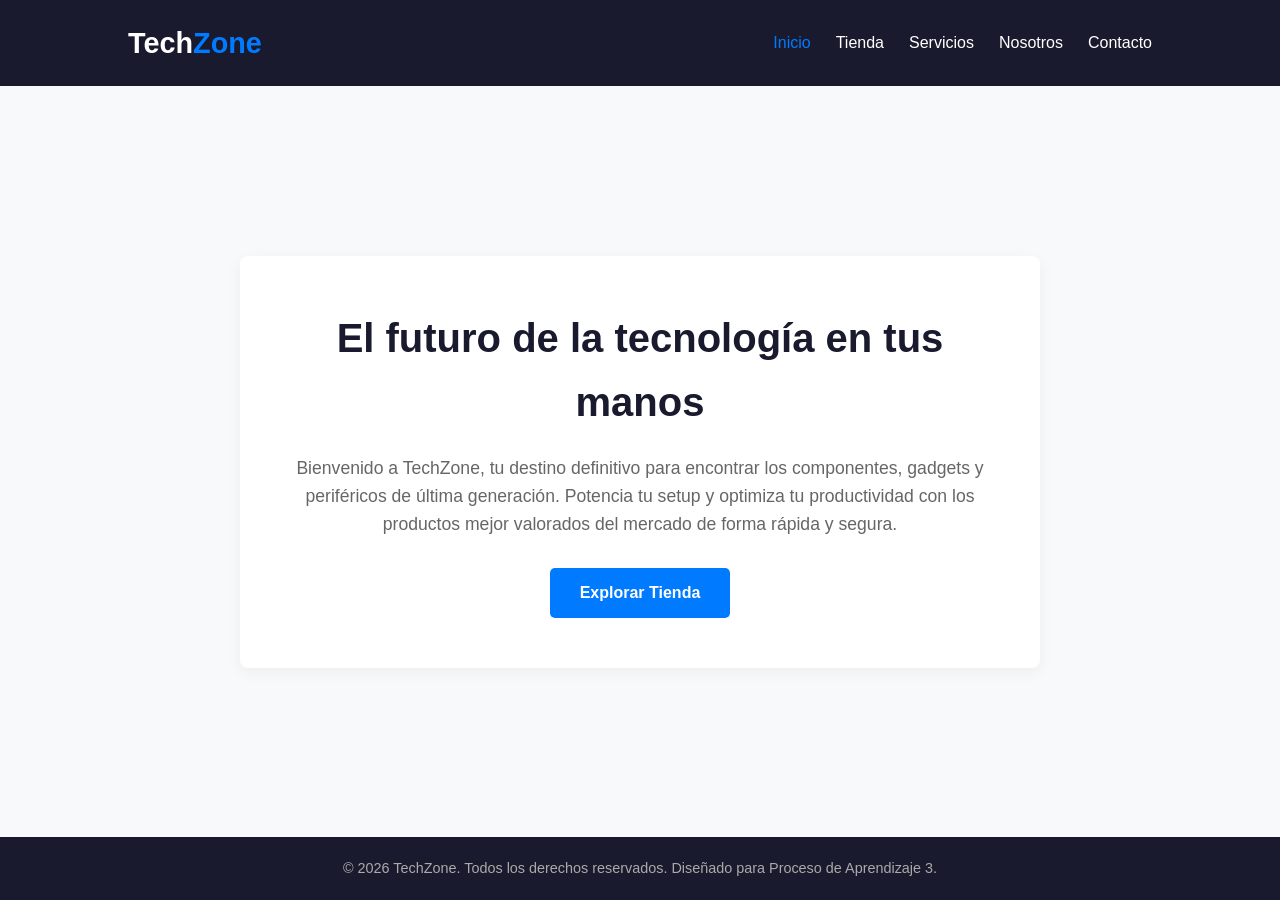
<file: CODIGO.html>
<!DOCTYPE html>
<html lang="es">
<head>
    <meta charset="UTF-8">
    <meta name="viewport" content="width=device-width, initial-scale=1.0">
    <title>TechZone - Tienda Online</title>
    <link rel="stylesheet" href="ESTILOS.css">
</head>
<body>

    <header class="main-header">
        <div class="logo-container" id="site-logo">
            <h1>Tech<span>Zone</span></h1>
        </div>
        
        <nav class="navbar">
            <ul class="nav-links">
                <li><a href="#" class="active">Inicio</a></li>
                <li><a href="#">Tienda</a></li>
                <li><a href="#">Servicios</a></li>
                <li><a href="#">Nosotros</a></li>
                <li><a href="#">Contacto</a></li>
            </ul>
        </nav>
    </header>

    <main class="main-content">
        <section class="hero-section" id="home-hero">
            <h2>El futuro de la tecnología en tus manos</h2>
            <p>Bienvenido a TechZone, tu destino definitivo para encontrar los componentes, gadgets y periféricos de última generación. Potencia tu setup y optimiza tu productividad con los productos mejor valorados del mercado de forma rápida y segura.</p>
            <a href="#" class="btn-primary">Explorar Tienda</a>
        </section>
    </main>

    <footer class="main-footer">
        <p>&copy; 2026 TechZone. Todos los derechos reservados. Diseñado para Proceso de Aprendizaje 3.</p>
    </footer>

</body>
</html>
</file>
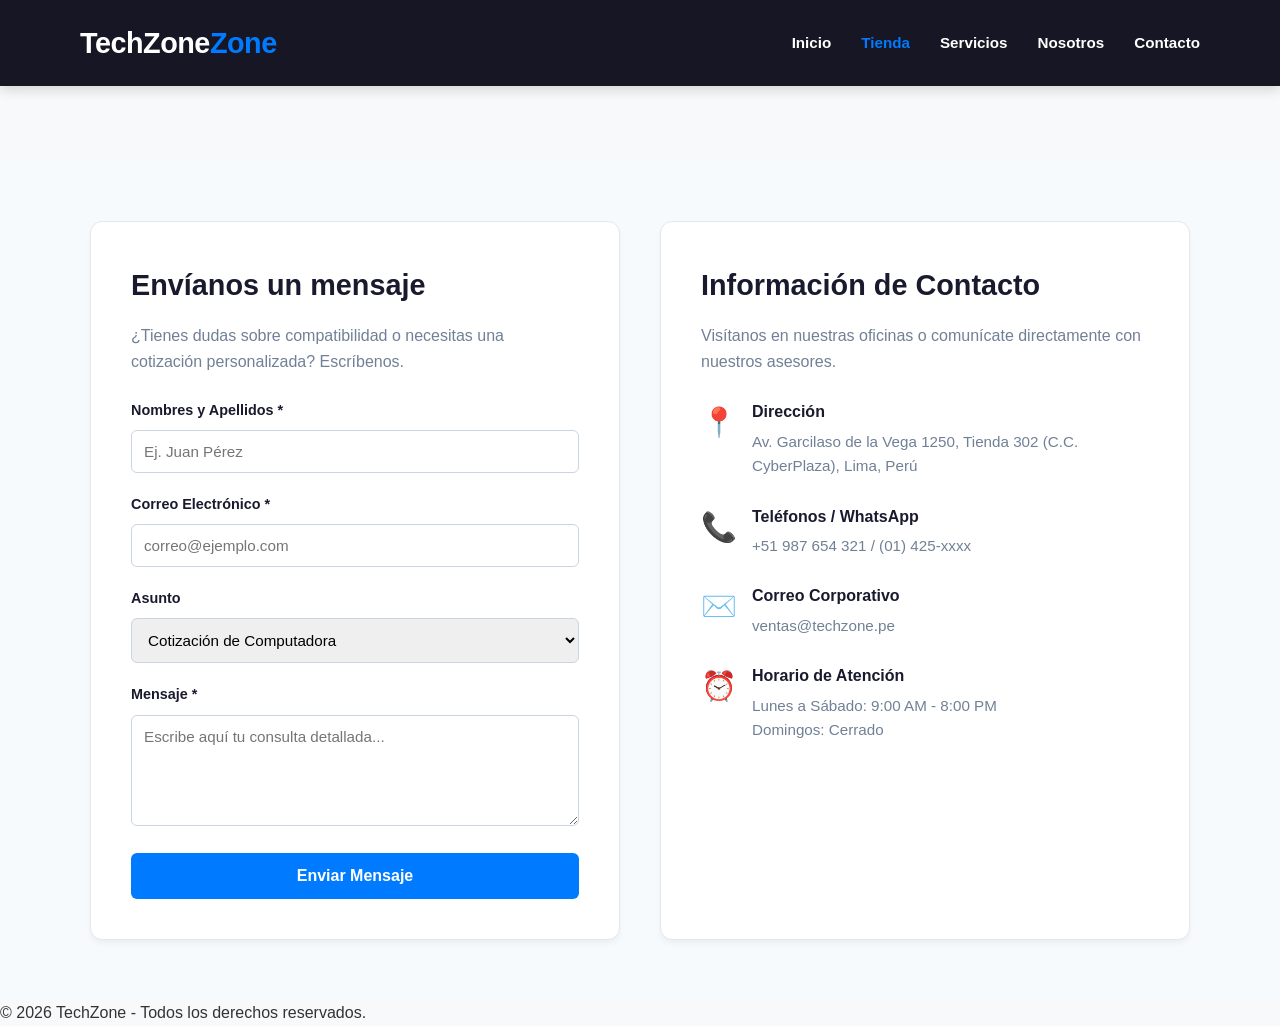
<file: pages/contacto.html>
<!DOCTYPE html>
<html lang="es">
<head>
    <meta charset="UTF-8">
    <meta name="viewport" content="width=device-width, initial-scale=1.0">
    <title>TechZone - Contacto</title>
    <link rel="stylesheet" href="../css/style.css">
</head>
<body>

    

    <header class="main-header">
    <nav class="navbar">
        <div class="logo-container" id="site-logo">
            <h1><a href="../index.html" style="text-decoration: none; color: inherit;">TechZone<span>Zone</span></a></h1>
        </div>

        <ul class="nav-links">
            <li><a href="../index.html">Inicio</a></li>
            <li><a href="productos.html" class="active">Tienda</a></li>
            <li><a href="servicios.html">Servicios</a></li>
            <li><a href="nosotros.html">Nosotros</a></li>
            <li><a href="contacto.html">Contacto</a></li>
        </ul>
    </nav>
</header>

    <main class="contacto-main">
    <section class="contacto-container">
        
        <div class="contacto-formulario-box">
            <h3>Envíanos un mensaje</h3>
            <p>¿Tienes dudas sobre compatibilidad o necesitas una cotización personalizada? Escríbenos.</p>
            
            <form class="form-contacto">
                <div class="form-group">
                    <label for="nombre">Nombres y Apellidos *</label>
                    <input type="text" id="nombre" required placeholder="Ej. Juan Pérez">
                </div>
                <div class="form-group">
                    <label for="correo">Correo Electrónico *</label>
                    <input type="email" id="correo" required placeholder="correo@ejemplo.com">
                </div>
                <div class="form-group">
                    <label for="asunto">Asunto</label>
                    <select id="asunto">
                        <option value="cotizacion">Cotización de Computadora</option>
                        <option value="soporte">Soporte Técnico / Garantía</option>
                        <option value="ventas">Duda sobre un Producto</option>
                    </select>
                </div>
                <div class="form-group">
                    <label for="mensaje">Mensaje *</label>
                    <textarea id="mensaje" rows="5" required placeholder="Escribe aquí tu consulta detallada..."></textarea>
                </div>
                <button type="submit" class="btn-enviar-contacto">Enviar Mensaje</button>
            </form>
        </div>

        <div class="contacto-info-box">
            <h3>Información de Contacto</h3>
            <p class="contacto-intro">Visítanos en nuestras oficinas o comunícate directamente con nuestros asesores.</p>
            
            <div class="info-item">
                <span class="info-icon">📍</span>
                <div>
                    <h4>Dirección</h4>
                    <p>Av. Garcilaso de la Vega 1250, Tienda 302 (C.C. CyberPlaza), Lima, Perú</p>
                </div>
            </div>

            <div class="info-item">
                <span class="info-icon">📞</span>
                <div>
                    <h4>Teléfonos / WhatsApp</h4>
                    <p>+51 987 654 321 / (01) 425-xxxx</p>
                </div>
            </div>

            <div class="info-item">
                <span class="info-icon">✉️</span>
                <div>
                    <h4>Correo Corporativo</h4>
                    <p>ventas@techzone.pe</p>
                </div>
            </div>

            <div class="info-item">
                <span class="info-icon">⏰</span>
                <div>
                    <h4>Horario de Atención</h4>
                    <p>Lunes a Sábado: 9:00 AM - 8:00 PM<br>Domingos: Cerrado</p>
                </div>
            </div>
        </div>

    </section>
</main>

    <footer>
        <p>&copy; 2026 TechZone - Todos los derechos reservados.</p>
    </footer>

</body>
</html>
</file>
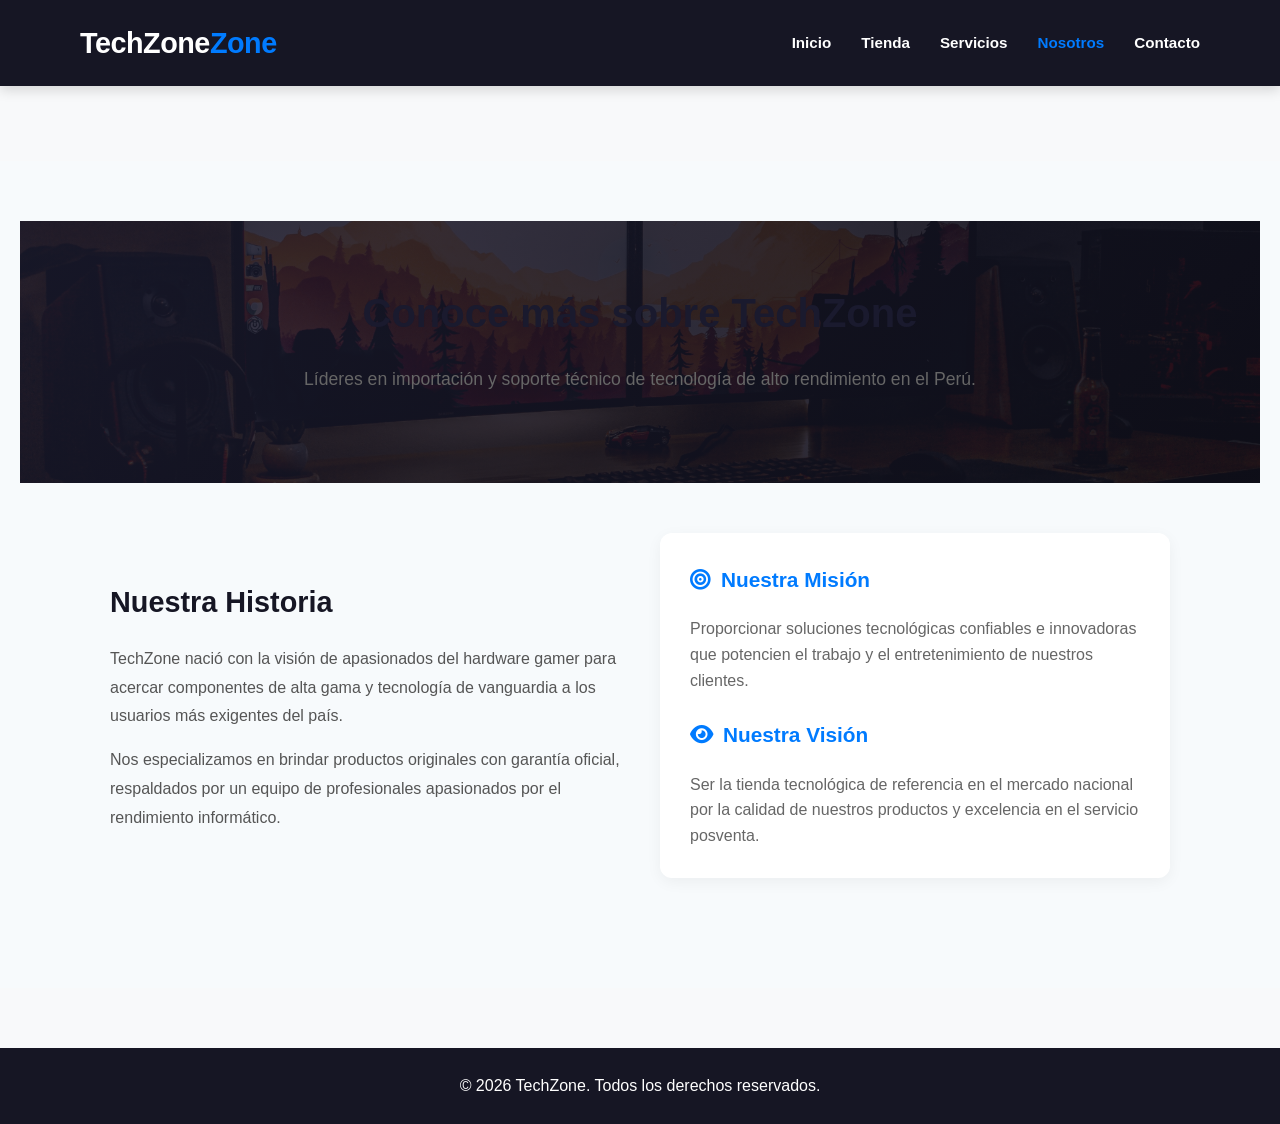
<file: pages/nosotros.html>
<!DOCTYPE html>
<html lang="es">
<head>
    <meta charset="UTF-8">
    <meta name="viewport" content="width=device-width, initial-scale=1.0">
    <title>Nosotros - TechZone</title>
    <!-- Google Fonts -->
    <link href="https://fonts.googleapis.com/css2?family=Poppins:wght@400;500;600;700&display=swap" rel="stylesheet">
    <!-- Font Awesome (Iconos) -->
    <link rel="stylesheet" href="https://cdnjs.cloudflare.com/ajax/libs/font-awesome/6.5.1/css/all.min.css">
    <!-- AOS (Animaciones) -->
    <link rel="stylesheet" href="https://unpkg.com/aos@next/dist/aos.css" />
    <link rel="stylesheet" href="../css/style.css">
</head>
<body>

    <!-- BARRA DE NAVEGACIÓN -->
    <header class="main-header">
        <nav class="navbar">
            <div class="logo-container" id="site-logo">
                <h1><a href="../index.html" style="text-decoration: none; color: inherit;">TechZone<span>Zone</span></a></h1>
            </div>
            <ul class="nav-links">
                <li><a href="../index.html">Inicio</a></li>
                <li><a href="productos.html">Tienda</a></li>
                <li><a href="servicios.html">Servicios</a></li>
                <li><a href="nosotros.html" class="active">Nosotros</a></li>
                <li><a href="contacto.html">Contacto</a></li>
            </ul>
        </nav>
    </header>

    <main class="contacto-main">
        <!-- BANNER DE ENCABEZADO -->
        <section class="hero-section" style="padding: 60px 20px; text-align: center;">
            <h2 data-aos="fade-down">Conoce más sobre TechZone</h2>
            <p data-aos="fade-up">Líderes en importación y soporte técnico de tecnología de alto rendimiento en el Perú.</p>
        </section>

        <!-- SECCIÓN DE HISTORIA Y VALORES -->
        <section style="max-width: 1100px; margin: 50px auto; padding: 0 20px;">
            <div style="display: grid; grid-template-columns: repeat(auto-fit, minmax(300px, 1fr)); gap: 40px; align-items: center;" data-aos="fade-up">
                <div>
                    <h3 style="font-size: 1.8rem; color: #161624; margin-bottom: 20px;">Nuestra Historia</h3>
                    <p style="color: #555; line-height: 1.8; margin-bottom: 15px;">
                        TechZone nació con la visión de apasionados del hardware gamer para acercar componentes de alta gama y tecnología de vanguardia a los usuarios más exigentes del país.
                    </p>
                    <p style="color: #555; line-height: 1.8;">
                        Nos especializamos en brindar productos originales con garantía oficial, respaldados por un equipo de profesionales apasionados por el rendimiento informático.
                    </p>
                </div>

                <div style="background: #ffffff; padding: 30px; border-radius: 12px; box-shadow: 0 4px 15px rgba(0,0,0,0.05);">
                    <h4 style="font-size: 1.3rem; color: #007bff; margin-bottom: 20px;"><i class="fa-solid fa-bullseye" style="margin-right: 10px;"></i>Nuestra Misión</h4>
                    <p style="color: #666; line-height: 1.6; margin-bottom: 25px;">Proporcionar soluciones tecnológicas confiables e innovadoras que potencien el trabajo y el entretenimiento de nuestros clientes.</p>

                    <h4 style="font-size: 1.3rem; color: #007bff; margin-bottom: 20px;"><i class="fa-solid fa-eye" style="margin-right: 10px;"></i>Nuestra Visión</h4>
                    <p style="color: #666; line-height: 1.6;">Ser la tienda tecnológica de referencia en el mercado nacional por la calidad de nuestros productos y excelencia en el servicio posventa.</p>
                </div>
            </div>
        </section>
    </main>

    <!-- FOOTER -->
    <footer style="background: #161624; color: #ffffff; text-align: center; padding: 25px 20px; margin-top: 60px;">
        <p>&copy; 2026 TechZone. Todos los derechos reservados.</p>
    </footer>

    <!-- SCRIPT DE ANIMACIONES AOS -->
    <script src="https://unpkg.com/aos@next/dist/aos.js"></script>
    <script>
      AOS.init({ duration: 800, once: true });
    </script>
</body>
</html>
</file>
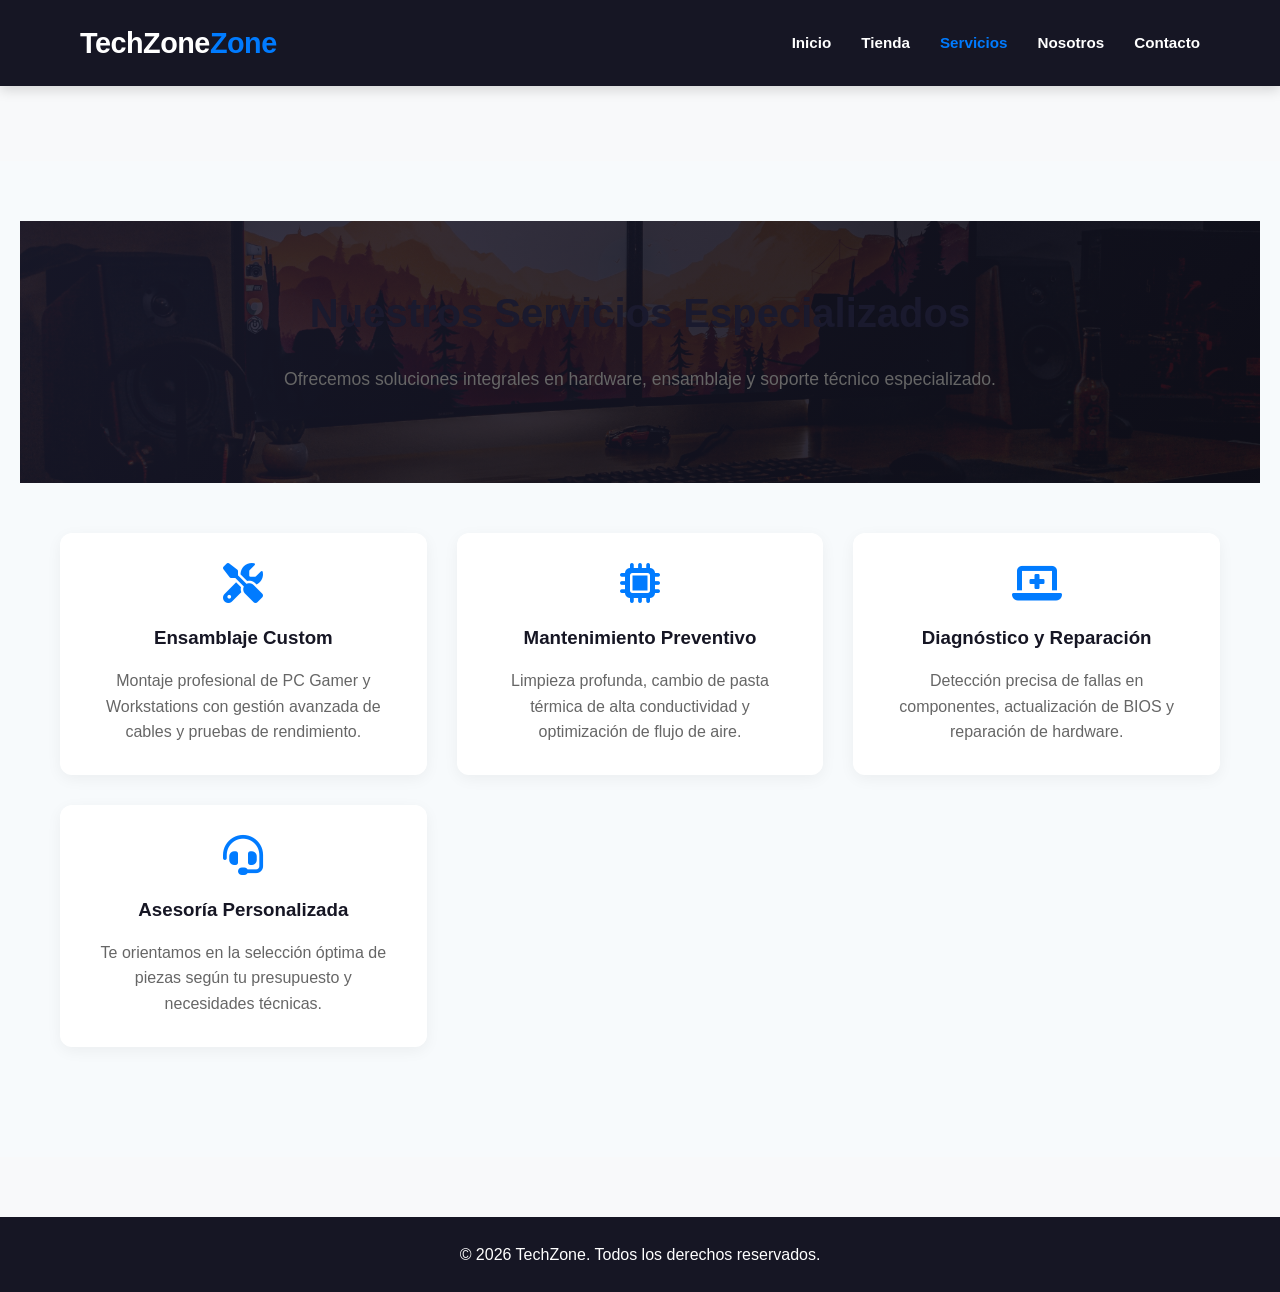
<file: pages/servicios.html>
<!DOCTYPE html>
<html lang="es">
<head>
    <meta charset="UTF-8">
    <meta name="viewport" content="width=device-width, initial-scale=1.0">
    <title>Servicios - TechZone</title>
    <!-- Google Fonts -->
    <link href="https://fonts.googleapis.com/css2?family=Poppins:wght@400;500;600;700&display=swap" rel="stylesheet">
    <!-- Font Awesome (Iconos) -->
    <link rel="stylesheet" href="https://cdnjs.cloudflare.com/ajax/libs/font-awesome/6.5.1/css/all.min.css">
    <!-- AOS (Animaciones) -->
    <link rel="stylesheet" href="https://unpkg.com/aos@next/dist/aos.css" />
    <link rel="stylesheet" href="../css/style.css">
</head>
<body>

    <!-- BARRA DE NAVEGACIÓN -->
    <header class="main-header">
        <nav class="navbar">
            <div class="logo-container" id="site-logo">
                <h1><a href="../index.html" style="text-decoration: none; color: inherit;">TechZone<span>Zone</span></a></h1>
            </div>
            <ul class="nav-links">
                <li><a href="../index.html">Inicio</a></li>
                <li><a href="productos.html">Tienda</a></li>
                <li><a href="servicios.html" class="active">Servicios</a></li>
                <li><a href="nosotros.html">Nosotros</a></li>
                <li><a href="contacto.html">Contacto</a></li>
            </ul>
        </nav>
    </header>

    <main class="contacto-main">
        <!-- BANNER DE ENCABEZADO -->
        <section class="hero-section" style="padding: 60px 20px; text-align: center;">
            <h2 data-aos="fade-down">Nuestros Servicios Especializados</h2>
            <p data-aos="fade-up">Ofrecemos soluciones integrales en hardware, ensamblaje y soporte técnico especializado.</p>
        </section>

        <!-- GRID DE SERVICIOS -->
        <section class="servicios-container" style="max-width: 1200px; margin: 50px auto; padding: 0 20px;">
            <div style="display: grid; grid-template-columns: repeat(auto-fit, minmax(280px, 1fr)); gap: 30px;">
                
                <!-- Servicio 1 -->
                <div style="background: #ffffff; border-radius: 12px; padding: 30px; text-align: center; box-shadow: 0 4px 15px rgba(0,0,0,0.05);" data-aos="fade-up" data-aos-delay="100">
                    <i class="fa-solid fa-screwdriver-wrench" style="font-size: 2.5rem; color: #007bff; margin-bottom: 20px;"></i>
                    <h3 style="margin-bottom: 15px; color: #161624;">Ensamblaje Custom</h3>
                    <p style="color: #666; line-height: 1.6;">Montaje profesional de PC Gamer y Workstations con gestión avanzada de cables y pruebas de rendimiento.</p>
                </div>

                <!-- Servicio 2 -->
                <div style="background: #ffffff; border-radius: 12px; padding: 30px; text-align: center; box-shadow: 0 4px 15px rgba(0,0,0,0.05);" data-aos="fade-up" data-aos-delay="200">
                    <i class="fa-solid fa-microchip" style="font-size: 2.5rem; color: #007bff; margin-bottom: 20px;"></i>
                    <h3 style="margin-bottom: 15px; color: #161624;">Mantenimiento Preventivo</h3>
                    <p style="color: #666; line-height: 1.6;">Limpieza profunda, cambio de pasta térmica de alta conductividad y optimización de flujo de aire.</p>
                </div>

                <!-- Servicio 3 -->
                <div style="background: #ffffff; border-radius: 12px; padding: 30px; text-align: center; box-shadow: 0 4px 15px rgba(0,0,0,0.05);" data-aos="fade-up" data-aos-delay="300">
                    <i class="fa-solid fa-laptop-medical" style="font-size: 2.5rem; color: #007bff; margin-bottom: 20px;"></i>
                    <h3 style="margin-bottom: 15px; color: #161624;">Diagnóstico y Reparación</h3>
                    <p style="color: #666; line-height: 1.6;">Detección precisa de fallas en componentes, actualización de BIOS y reparación de hardware.</p>
                </div>

                <!-- Servicio 4 -->
                <div style="background: #ffffff; border-radius: 12px; padding: 30px; text-align: center; box-shadow: 0 4px 15px rgba(0,0,0,0.05);" data-aos="fade-up" data-aos-delay="400">
                    <i class="fa-solid fa-headset" style="font-size: 2.5rem; color: #007bff; margin-bottom: 20px;"></i>
                    <h3 style="margin-bottom: 15px; color: #161624;">Asesoría Personalizada</h3>
                    <p style="color: #666; line-height: 1.6;">Te orientamos en la selección óptima de piezas según tu presupuesto y necesidades técnicas.</p>
                </div>

            </div>
        </section>
    </main>

    <!-- FOOTER -->
    <footer style="background: #161624; color: #ffffff; text-align: center; padding: 25px 20px; margin-top: 60px;">
        <p>&copy; 2026 TechZone. Todos los derechos reservados.</p>
    </footer>

    <!-- SCRIPT DE ANIMACIONES AOS -->
    <script src="https://unpkg.com/aos@next/dist/aos.js"></script>
    <script>
      AOS.init({ duration: 800, once: true });
    </script>
</body>
</html>
</file>
<file: ESTILOS.css>
/* ==========================================================================
   1. VARIABLES CSS (Colores y Fuentes)
   ========================================================================== */
:root {
    --primary-color: #007bff;
    --dark-color: #1a1a2e;
    --light-color: #f8f9fa;
    --text-color: #333333;
    --white-color: #ffffff;
    --font-main: 'Segoe UI', Tahoma, Geneva, Verdana, sans-serif;
}

/* ==========================================================================
   2. ESTILOS GENERALES
   ========================================================================== */
* {
    margin: 0;
    padding: 0;
    box-sizing: border-box;
}

body {
    font-family: var(--font-main);
    color: var(--text-color);
    background-color: var(--light-color);
    line-height: 1.6;
    display: flex;
    flex-direction: column;
    min-height: 100vh;
}

/* ==========================================================================
   3. HEADER Y NAVBAR (Uso de Flexbox)
   ========================================================================== */
.main-header {
    background-color: var(--dark-color);
    color: var(--white-color);
    display: flex;
    justify-content: space-between;
    align-items: center;
    padding: 20px 10%; /* Padding para dar espacio interno */
    position: sticky;
    top: 0;
    z-index: 1000;
}

/* Selector por ID */
#site-logo h1 {
    font-size: 1.8rem;
}

#site-logo span {
    color: var(--primary-color);
}

.nav-links {
    display: flex;
    list-style: none;
    gap: 25px; /* Espaciado moderno entre elementos */
}

.nav-links a {
    color: var(--white-color);
    text-decoration: none;
    font-weight: 500;
    transition: color 0.3s ease;
}

.nav-links a:hover, 
.nav-links a.active {
    color: var(--primary-color);
}

/* ==========================================================================
   4. MAIN CONTENT (Sección Hero centrada con Flexbox)
   ========================================================================== */
.main-content {
    flex: 1;
    display: flex;
    justify-content: center;
    align-items: center;
    padding: 40px 20px;
}

/* Selector por ID y Clase combinados */
#home-hero.hero-section {
    background-color: var(--white-color);
    max-width: 800px;
    text-align: center;
    padding: 50px 40px; /* Padding interno */
    margin: 20px auto;  /* Margin externo */
    border-radius: 8px;
    box-shadow: 0 4px 15px rgba(0, 0, 0, 0.05);
}

.hero-section h2 {
    font-size: 2.5rem;
    color: var(--dark-color);
    margin-bottom: 20px; /* Separación con el párrafo */
}

.hero-section p {
    font-size: 1.1rem;
    color: #666;
    margin-bottom: 30px; /* Separación con el botón */
}

.btn-primary {
    display: inline-block;
    background-color: var(--primary-color);
    color: var(--white-color);
    padding: 12px 30px;
    text-decoration: none;
    border-radius: 5px;
    font-weight: bold;
    transition: background-color 0.3s ease;
}

.btn-primary:hover {
    background-color: #0056b3;
}

/* ==========================================================================
   5. FOOTER
   ========================================================================== */
.main-footer {
    background-color: var(--dark-color);
    color: #aaaaaa;
    text-align: center;
    padding: 20px;
    font-size: 0.9rem;
    margin-top: auto; /* Empuja el footer al fondo */
}
</file>
<file: css/style.css>
:root {
    --primary-color: #007bff;
    --dark-color: #1a1a2e;
    --light-color: #f8f9fa;
    --text-color: #333333;
    --white-color: #ffffff;
    --font-main: 'Segoe UI', Tahoma, Geneva, Verdana, sans-serif;
}

* {
    margin: 0;
    padding: 0;
    box-sizing: border-box;
}

body {
    font-family: var(--font-main);
    color: var(--text-color);
    background-color: var(--light-color);
    line-height: 1.6;
    display: flex;
    flex-direction: column;
    min-height: 100vh;
}

/* ==========================================
   CABECERA GLOBAL (IDÉNTICA EN TODAS LAS PÁGINAS)
   ========================================== */

.main-header {
    background-color: #161624; 
    width: 100%;
    position: relative;
    z-index: 1000;
    
    box-shadow: 0 4px 12px rgba(0, 0, 0, 0.15), 0 1px 0px rgba(255, 255, 255, 0.1); 
}

.navbar {
    display: flex;
    justify-content: space-between; 
    align-items: center;            
    max-width: 1200px;              
    margin: 0 auto;                 
    padding: 20px 40px;             
}

/* Alineación interna del Logo */
.logo-container {
    display: flex;
    align-items: center;
}

.logo-container h1 {
    font-family: var(--font-main);
    font-size: 1.8rem;
    font-weight: 700;
    color: var(--white-color);
    margin: 0;
    letter-spacing: -0.5px;
}

.logo-container span {
    color: var(--primary-color);
}

/* Alineación interna de los Enlaces a la derecha */
.nav-links {
    list-style: none;
    display: flex;
    gap: 30px; 
    margin: 0;
    padding: 0;
    align-items: center;
}

.nav-links a {
    text-decoration: none;
    color: #ffffff;
    font-family: var(--font-main);
    font-size: 0.95rem;
    font-weight: 600;
    transition: color 0.2s ease;
}

/* Color azul para la sección activa o cuando pasas el mouse */
.nav-links a:hover, 
.nav-links a.active {
    color: #007bff; 
}

.main-content {
    flex: 1;
    display: flex;
    justify-content: center;
    align-items: center;
    padding: 40px 20px;
}

#home-hero.hero-section {
    background-color: var(--white-color);
    max-width: 800px;
    text-align: center;
    padding: 50px 40px; 
    margin: 20px auto;  
    border-radius: 8px;
    box-shadow: 0 4px 15px rgba(0, 0, 0, 0.05);
}

.hero-section h2 {
    font-size: 2.5rem;
    color: var(--dark-color);
    margin-bottom: 20px; 
}

.hero-section p {
    font-size: 1.1rem;
    color: #666;
    margin-bottom: 30px; 
}

.btn-primary {
    display: inline-block;
    background-color: var(--primary-color);
    color: var(--white-color);
    padding: 12px 30px;
    text-decoration: none;
    border-radius: 5px;
    font-weight: bold;
    transition: background-color 0.3s ease;
}

.btn-primary:hover {
    background-color: #0056b3;
}

.main-footer {
    background-color: var(--dark-color);
    color: #aaaaaa;
    text-align: center;
    padding: 20px;
    font-size: 0.9rem;
    margin-top: auto; 
}


.home-main {
    font-family: var(--font-main);
    color: var(--text-color);
    line-height: 1.6;
}

.hero-section {
    background: linear-gradient(135deg, rgba(26, 26, 46, 0.85) 0%, rgba(15, 15, 26, 0.9) 100%), 
                url('../assets/hero-bg.jpg');
    background-size: cover;
    background-position: center;
    background-repeat: no-repeat;
    color: var(--white-color);
    padding: 120px 20px; 
    text-align: center;
}

.hero-container {
    max-width: 800px;
    margin: 0 auto;
}
.hero-badge {
    background: var(--primary-color);
    color: white;
    padding: 5px 15px;
    border-radius: 20px;
    font-size: 0.85rem;
    font-weight: bold;
    text-transform: uppercase;
    letter-spacing: 1px;
    display: inline-block;
}
.hero-title {
    font-size: 3rem;
    margin: 20px 0 15px 0;
    font-weight: 700;
    letter-spacing: -1px;
    line-height: 1.2;
}
.hero-subtitle {
    font-size: 1.2rem;
    color: #a0aec0;
    margin-bottom: 30px;
    max-width: 600px;
    margin-left: auto;
    margin-right: auto;
}
.hero-buttons {
    display: flex;
    gap: 15px;
    justify-content: center;
}

.btn {
    padding: 12px 28px;
    text-decoration: none;
    border-radius: 6px;
    font-weight: bold;
    display: inline-block;
}
.btn-primary {
    background: var(--primary-color);
    color: white;
}
.btn-outline {
    background: transparent;
    color: white;
    border: 2px solid white;
}

.brands-bar {
    background: var(--light-color);
    padding: 20px;
    border-bottom: 1px solid #e2e8f0;
}
.brands-container {
    display: flex;
    justify-content: space-around;
    align-items: center;
    max-width: 1200px;
    margin: 0 auto;
    flex-wrap: wrap;
    gap: 20px;
    filter: grayscale(100%);
    opacity: 0.6;
}
.brands-container span {
    font-weight: bold;
    font-size: 1.2rem;
    letter-spacing: 2px;
}

.section-header {
    text-align: center;
    margin-bottom: 40px;
}
.section-header h3 {
    font-size: 2rem;
    margin-bottom: 10px;
}
.section-header p {
    color: #718096;
}

.categories-section {
    padding: 60px 20px;
    max-width: 1200px;
    margin: 0 auto;
}
.categories-grid {
    display: grid;
    grid-template-columns: repeat(auto-fit, minmax(250px, 1fr));
    gap: 20px;
}
.category-card {
    position: relative;
    border-radius: 8px;
    overflow: hidden;
    height: 200px;
    display: flex;
    align-items: flex-end;
    padding: 20px;
}
.cat-laptops { background-color: #2d3748; }
.cat-hardware { background-color: #4a5568; }
.cat-perifericos { background-color: #2c5282; }

.category-overlay {
    position: absolute;
    inset: 0;
    background: linear-gradient(to top, rgba(0,0,0,0.8), rgba(0,0,0,0.2));
}
.category-content {
    position: relative;
    z-index: 10;
    color: white;
}
.category-content h4 {
    font-size: 1.3rem;
    margin: 0;
}
.category-content a {
    color: var(--primary-color);
    font-size: 0.9rem;
    text-decoration: none;
    font-weight: bold;
}

.featured-products {
    background: #f7fafc;
    padding: 60px 20px;
}
.featured-container {
    max-width: 1200px;
    margin: 0 auto;
}
.featured-header {
    display: flex;
    justify-content: space-between;
    align-items: flex-end;
    margin-bottom: 40px;
    flex-wrap: wrap;
    gap: 15px;
}
.featured-header h3 {
    font-size: 2rem;
    margin: 0 0 5px 0;
}
.featured-header p {
    color: #718096;
    margin: 0;
}
.view-all-link {
    color: var(--primary-color);
    font-weight: bold;
    text-decoration: none;
}
.products-grid {
    display: grid;
    grid-template-columns: repeat(auto-fit, minmax(280px, 1fr));
    gap: 30px;
}

.product-card {
    background: var(--white-color);
    border: 1px solid #e2e8f0;
    border-radius: 12px;
    overflow: hidden;
    box-shadow: 0 4px 6px -1px rgba(0,0,0,0.05);
    display: flex;
    flex-direction: column;
}

.product-image-container {
    background: #edf2f7;
    height: 220px; 
    display: flex;
    align-items: center;
    justify-content: center;
    position: relative;
    overflow: hidden;
}
.badge-offer {
    position: absolute;
    top: 15px;
    left: 15px;
    background: #e53e3e;
    color: white;
    padding: 4px 10px;
    border-radius: 4px;
    font-size: 0.75rem;
    font-weight: bold;
}
.badge-new {
    position: absolute;
    top: 15px;
    left: 15px;
    background: #319795;
    color: white;
    padding: 4px 10px;
    border-radius: 4px;
    font-size: 0.75rem;
    font-weight: bold;
}
.product-emoji {
    font-size: 3.5rem;
    color: #a0aec0;
}
.product-info {
    padding: 20px;
    flex-grow: 1;
    display: flex;
    flex-direction: column;
}
.product-category {
    color: #a0aec0;
    font-size: 0.8rem;
    text-transform: uppercase;
    font-weight: bold;
}
.product-title {
    font-size: 1.15rem;
    margin: 5px 0 10px 0;
    color: var(--dark-color);
}
.product-description {
    color: #718096;
    font-size: 0.9rem;
    margin: 0 0 15px 0;
    flex-grow: 1;
}
.product-footer {
    display: flex;
    align-items: center;
    justify-content: space-between;
    margin-top: auto;
}
.price-current {
    font-size: 1.3rem;
    font-weight: bold;
    color: var(--primary-color);
    display: inline-block;
}
.price-old {
    font-size: 0.9rem;
    color: #a0aec0;
    text-decoration: line-through;
    margin-left: 5px;
}
.btn-add {
    background: var(--dark-color);
    color: white;
    padding: 8px 14px;
    text-decoration: none;
    border-radius: 6px;
    font-size: 0.85rem;
    font-weight: bold;
}

.features-info {
    background: var(--white-color);
    padding: 70px 20px;
}
.features-container {
    display: grid;
    grid-template-columns: repeat(auto-fit, minmax(280px, 1fr));
    gap: 40px;
    text-align: center;
    max-width: 1200px;
    margin: 0 auto;
}
.feature-item {
    padding: 10px;
}
.feature-icon {
    font-size: 2.5rem;
    color: var(--primary-color);
    margin-bottom: 15px;
}
.feature-item h4 {
    font-size: 1.25rem;
    margin-bottom: 10px;
    color: var(--dark-color);
}
.feature-item p {
    color: #718096;
    font-size: 0.95rem;
}

.newsletter-section {
    background: #1a1a2e;
    color: white;
    padding: 50px 20px;
    text-align: center;
}
.newsletter-container {
    max-width: 600px;
    margin: 0 auto;
}
.newsletter-container h3 {
    font-size: 1.8rem;
    margin-bottom: 10px;
}
.newsletter-container p {
    color: #a0aec0;
    margin-bottom: 20px;
    font-size: 0.95rem;
}
.newsletter-form {
    display: flex;
    gap: 10px;
    justify-content: center;
    flex-wrap: wrap;
}
.newsletter-form input {
    padding: 12px;
    border-radius: 6px;
    border: none;
    width: 280px;
    font-size: 0.9rem;
}
.newsletter-form button {
    background: var(--primary-color);
    color: white;
    border: none;
    padding: 12px 24px;
    border-radius: 6px;
    font-weight: bold;
    cursor: pointer;
}


.category-bg-img {
    position: absolute;
    top: 0;
    left: 0;
    width: 100%;
    height: 100%;
    object-fit: cover; 
    z-index: 1;
}

.category-overlay {
    position: absolute;
    inset: 0;
    background: linear-gradient(to top, rgba(0,0,0,0.85) 0%, rgba(0,0,0,0.3) 100%);
    z-index: 2; 
}

.category-content {
    position: relative;
    z-index: 3; 
    color: white;
}

.product-img {
    width: 100%;
    height: 100%;
    object-fit: contain; 
    padding: 15px; 
    transition: transform 0.3s ease;
}

.product-card:hover .product-img {
    transform: scale(1.05);
}

/* ==========================================
   ESTILOS DE LA PÁGINA DE TIENDA
   ========================================== */
.tienda-main {
    max-width: 1200px;
    margin: 0 auto;
    padding: 40px 20px;
}
.tienda-header {
    text-align: center;
    margin-bottom: 30px;
}
.tienda-header h2 {
    font-size: 2.5rem;
    color: var(--dark-color);
    margin-bottom: 10px;
}
.tienda-header p {
    color: #718096;
}
.tienda-filtros {
    display: flex;
    justify-content: center;
    gap: 10px;
    margin-bottom: 40px;
}
.filtro-btn {
    background: var(--white-color);
    border: 1px solid #e2e8f0;
    padding: 8px 18px;
    border-radius: 20px;
    cursor: pointer;
    font-weight: bold;
    color: #4a5568;
    transition: all 0.3s;
}
.filtro-btn.active, .filtro-btn:hover {
    background: var(--primary-color);
    color: white;
    border-color: var(--primary-color);
}

/* ========================================== 
   ESTILOS DE LA PÁGINA DE CONTACTO
   ========================================== */
.contacto-main {
    background: #f7fafc;
    padding: 60px 20px;
}
.contacto-container {
    max-width: 1100px;
    margin: 0 auto;
    display: grid;
    grid-template-columns: repeat(auto-fit, minmax(320px, 1fr));
    gap: 40px;
}
.contacto-formulario-box, .contacto-info-box {
    background: var(--white-color);
    padding: 40px;
    border-radius: 12px;
    box-shadow: 0 4px 6px -1px rgba(0,0,0,0.05);
    border: 1px solid #e2e8f0;
}
.contacto-formulario-box h3, .contacto-info-box h3 {
    font-size: 1.8rem;
    color: var(--dark-color);
    margin-bottom: 15px;
}
.contacto-formulario-box p, .contacto-intro {
    color: #718096;
    margin-bottom: 25px;
}
.form-group {
    margin-bottom: 20px;
}
.form-group label {
    display: block;
    font-weight: bold;
    margin-bottom: 8px;
    color: var(--dark-color);
    font-size: 0.9rem;
}
.form-group input, .form-group select, .form-group textarea {
    width: 100%;
    padding: 12px;
    border: 1px solid #cbd5e0;
    border-radius: 6px;
    font-family: inherit;
    font-size: 0.95rem;
    transition: border-color 0.3s;
}
.form-group input:focus, .form-group select:focus, .form-group textarea:focus {
    outline: none;
    border-color: var(--primary-color);
}
.btn-enviar-contacto {
    background: var(--primary-color);
    color: white;
    border: none;
    padding: 14px 24px;
    border-radius: 6px;
    font-weight: bold;
    cursor: pointer;
    width: 100%;
    font-size: 1rem;
}
.info-item {
    display: flex;
    gap: 15px;
    margin-bottom: 25px;
}
.info-icon {
    font-size: 1.8rem;
    color: var(--primary-color);
}
.info-item h4 {
    margin: 0 0 5px 0;
    color: var(--dark-color);
}
.info-item p {
    margin: 0;
    color: #718096;
    font-size: 0.95rem;
}


.home-main, .tienda-main, .contacto-main {
    margin-top: 75px; 
}
</file>
